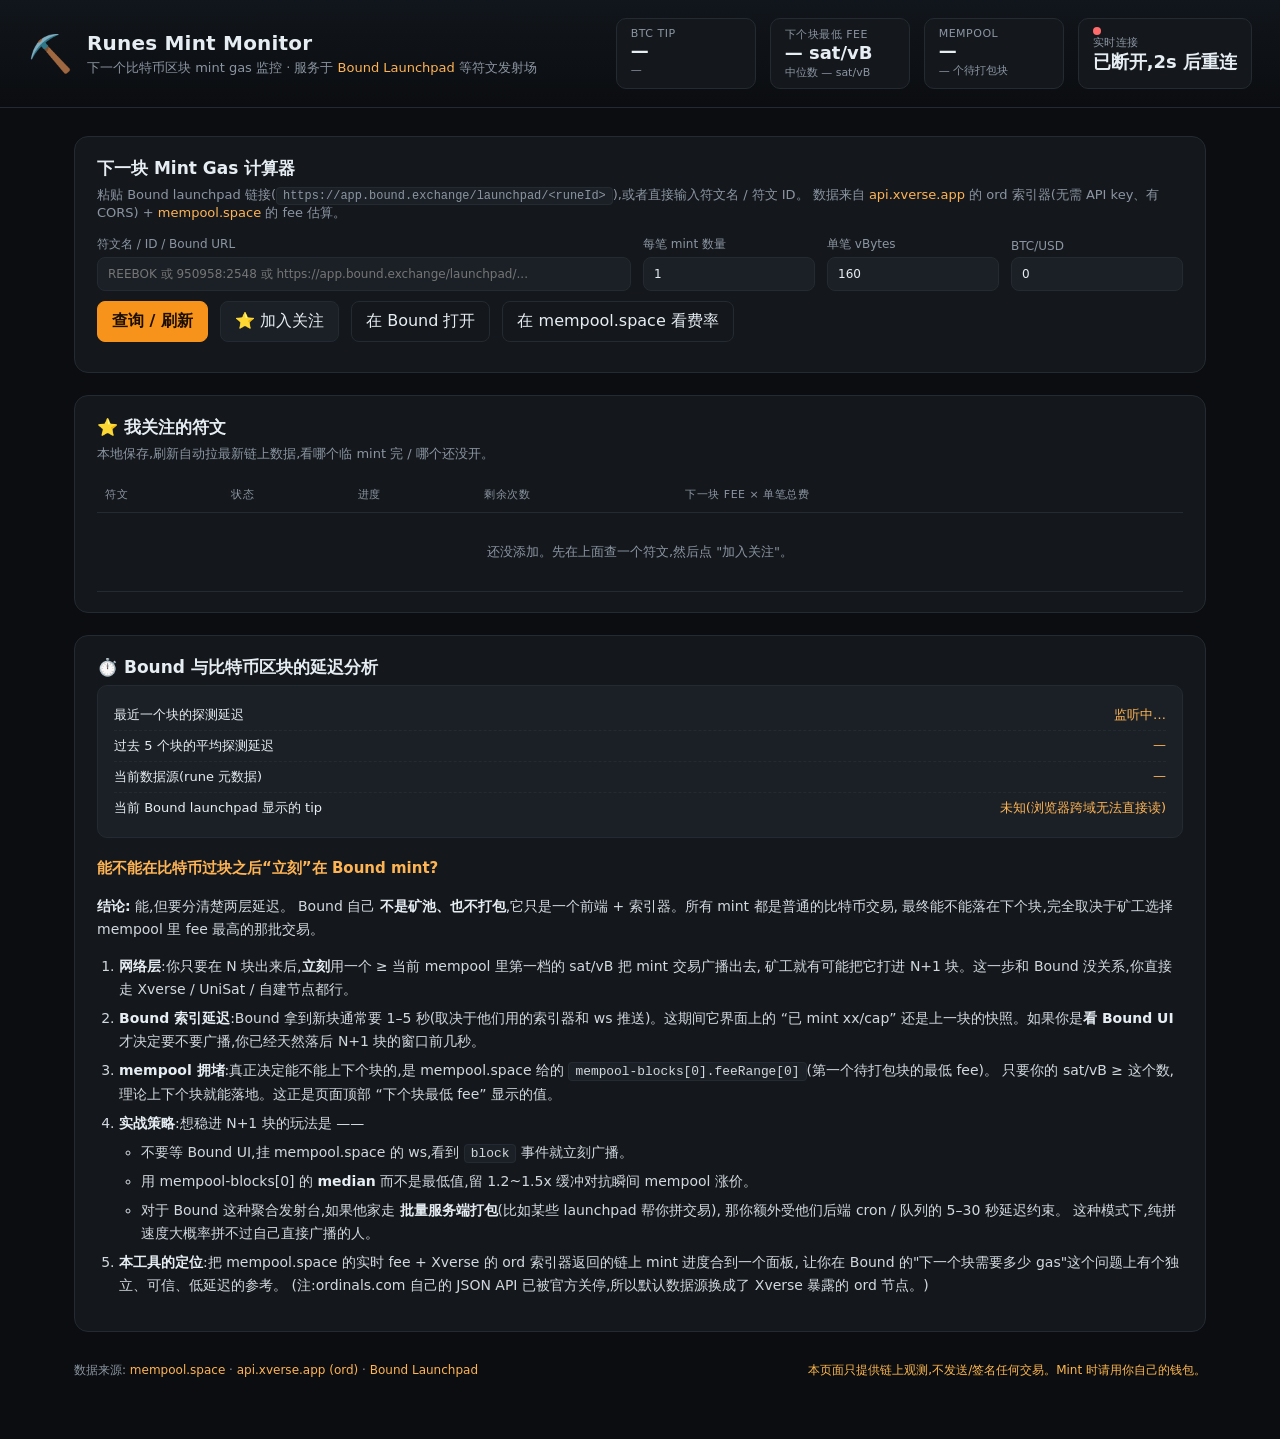
<file: runes-mint-monitor/index.html>
<!doctype html>
<html lang="zh-CN">
<head>
<meta charset="utf-8" />
<meta name="viewport" content="width=device-width,initial-scale=1" />
<title>Runes Mint Monitor · 下一块 Gas / Bound 发射台</title>
<link rel="stylesheet" href="styles.css" />
</head>
<body>
<header class="topbar">
  <div class="brand">
    <span class="logo">⛏️</span>
    <div>
      <h1>Runes Mint Monitor</h1>
      <p class="sub">下一个比特币区块 mint gas 监控 · 服务于 <a href="https://app.bound.exchange/launchpad" target="_blank" rel="noopener">Bound Launchpad</a> 等符文发射场</p>
    </div>
  </div>
  <div class="liveStats">
    <div class="stat">
      <span class="label">BTC tip</span>
      <span class="value" id="tipHeight">—</span>
      <span class="meta" id="tipAge">—</span>
    </div>
    <div class="stat">
      <span class="label">下个块最低 fee</span>
      <span class="value" id="nextBlockMin">— sat/vB</span>
      <span class="meta" id="nextBlockMedian">中位数 — sat/vB</span>
    </div>
    <div class="stat">
      <span class="label">Mempool</span>
      <span class="value" id="mempoolPending">—</span>
      <span class="meta" id="mempoolBlocks">— 个待打包块</span>
    </div>
    <div class="stat ws" id="wsStatus" data-state="idle">
      <span class="dot"></span>
      <span class="label">实时连接</span>
      <span class="value" id="wsLabel">连接中…</span>
    </div>
  </div>
</header>

<main>

  <!-- Mint Calculator -->
  <section class="card">
    <h2>下一块 Mint Gas 计算器</h2>
    <p class="hint">
      粘贴 Bound launchpad 链接(<code>https://app.bound.exchange/launchpad/&lt;runeId&gt;</code>),或者直接输入符文名 / 符文 ID。
      数据来自 <a href="https://docs.xverse.app/" target="_blank" rel="noopener">api.xverse.app</a> 的 ord 索引器(无需 API key、有 CORS)
      + <a href="https://mempool.space/docs/api" target="_blank" rel="noopener">mempool.space</a> 的 fee 估算。
    </p>
    <div class="row">
      <label class="grow">
        <span>符文名 / ID / Bound URL</span>
        <input id="runeInput" type="text" placeholder="REEBOK 或 950958:2548 或 https://app.bound.exchange/launchpad/..." autocomplete="off" />
      </label>
      <label>
        <span>每笔 mint 数量</span>
        <input id="repeats" type="number" min="1" value="1" />
      </label>
      <label>
        <span>单笔 vBytes</span>
        <input id="vbytes" type="number" min="50" value="160" />
      </label>
      <label>
        <span>BTC/USD</span>
        <input id="btcUsd" type="number" min="0" step="100" value="0" />
      </label>
    </div>
    <div class="row">
      <button id="lookupBtn" class="primary">查询 / 刷新</button>
      <button id="watchBtn">⭐ 加入关注</button>
      <button id="openBoundBtn" class="ghost">在 Bound 打开</button>
      <button id="openMempoolBtn" class="ghost">在 mempool.space 看费率</button>
    </div>

    <div id="runeResult" class="result hidden">
      <div class="resTop">
        <div>
          <div class="runeName" id="resName">—</div>
          <div class="meta" id="resId">—</div>
        </div>
        <div class="status" id="resStatus">—</div>
      </div>

      <div class="metricsGrid">
        <div class="metric">
          <span class="mlabel">每笔 mint 量</span>
          <span class="mval" id="mAmount">—</span>
        </div>
        <div class="metric">
          <span class="mlabel">已 mint / 上限</span>
          <span class="mval" id="mProgress">—</span>
          <div class="bar"><div id="mBar"></div></div>
        </div>
        <div class="metric">
          <span class="mlabel">剩余可 mint 次数</span>
          <span class="mval" id="mRemaining">—</span>
        </div>
        <div class="metric">
          <span class="mlabel">Mint 起始 / 结束高度</span>
          <span class="mval" id="mHeights">—</span>
        </div>
        <div class="metric hl">
          <span class="mlabel">挤进下一个块所需 sat/vB</span>
          <span class="mval" id="mNextFee">—</span>
          <span class="mhint" id="mNextFeeHint">来自 mempool.space</span>
        </div>
        <div class="metric hl">
          <span class="mlabel">单笔总费用估算</span>
          <span class="mval" id="mTotalFee">—</span>
          <span class="mhint" id="mTotalFeeUsd">—</span>
        </div>
      </div>

      <details class="raw">
        <summary>原始数据 (debug)</summary>
        <pre id="rawJson"></pre>
      </details>
    </div>
  </section>

  <!-- Watched Runes -->
  <section class="card">
    <h2>⭐ 我关注的符文</h2>
    <p class="hint">本地保存,刷新自动拉最新链上数据,看哪个临 mint 完 / 哪个还没开。</p>
    <table class="watch" id="watchTable">
      <thead><tr>
        <th>符文</th>
        <th>状态</th>
        <th>进度</th>
        <th>剩余次数</th>
        <th>下一块 fee × 单笔总费</th>
        <th></th>
      </tr></thead>
      <tbody id="watchBody">
        <tr class="empty"><td colspan="6">还没添加。先在上面查一个符文,然后点 “加入关注”。</td></tr>
      </tbody>
    </table>
  </section>

  <!-- Latency analysis -->
  <section class="card">
    <h2>⏱️ Bound 与比特币区块的延迟分析</h2>
    <div id="latencyLive" class="latencyBox">
      <div class="latencyRow">
        <span>最近一个块的探测延迟</span>
        <span id="latLast">监听中…</span>
      </div>
      <div class="latencyRow">
        <span>过去 5 个块的平均探测延迟</span>
        <span id="latAvg">—</span>
      </div>
      <div class="latencyRow">
        <span>当前数据源(rune 元数据)</span>
        <span id="latApiSource">—</span>
      </div>
      <div class="latencyRow">
        <span>当前 Bound launchpad 显示的 tip</span>
        <span id="latBoundTip">未知(浏览器跨域无法直接读)</span>
      </div>
    </div>

    <div class="analysis">
      <h3>能不能在比特币过块之后“立刻”在 Bound mint?</h3>
      <p>
        <b>结论:</b> 能,但要分清楚两层延迟。
        Bound 自己 <b>不是矿池、也不打包</b>,它只是一个前端 + 索引器。所有 mint 都是普通的比特币交易,
        最终能不能落在下个块,完全取决于矿工选择 mempool 里 fee 最高的那批交易。
      </p>
      <ol>
        <li>
          <b>网络层</b>:你只要在 N 块出来后,<b>立刻</b>用一个 ≥ 当前 mempool 里第一档的 sat/vB 把 mint 交易广播出去,
          矿工就有可能把它打进 N+1 块。这一步和 Bound 没关系,你直接走 Xverse / UniSat / 自建节点都行。
        </li>
        <li>
          <b>Bound 索引延迟</b>:Bound 拿到新块通常要 1–5 秒(取决于他们用的索引器和 ws 推送)。这期间它界面上的
          “已 mint xx/cap” 还是上一块的快照。如果你是<b>看 Bound UI</b> 才决定要不要广播,你已经天然落后 N+1 块的窗口前几秒。
        </li>
        <li>
          <b>mempool 拥堵</b>:真正决定能不能上下个块的,是 mempool.space 给的
          <code>mempool-blocks[0].feeRange[0]</code>(第一个待打包块的最低 fee)。
          只要你的 sat/vB ≥ 这个数,理论上下个块就能落地。这正是页面顶部 “下个块最低 fee” 显示的值。
        </li>
        <li>
          <b>实战策略</b>:想稳进 N+1 块的玩法是 ——
          <ul>
            <li>不要等 Bound UI,挂 mempool.space 的 ws,看到 <code>block</code> 事件就立刻广播。</li>
            <li>用 mempool-blocks[0] 的 <b>median</b> 而不是最低值,留 1.2~1.5x 缓冲对抗瞬间 mempool 涨价。</li>
            <li>对于 Bound 这种聚合发射台,如果他家走 <b>批量服务端打包</b>(比如某些 launchpad 帮你拼交易),
              那你额外受他们后端 cron / 队列的 5–30 秒延迟约束。
              这种模式下,纯拼速度大概率拼不过自己直接广播的人。</li>
          </ul>
        </li>
        <li>
          <b>本工具的定位</b>:把 mempool.space 的实时 fee + Xverse 的 ord 索引器返回的链上 mint 进度合到一个面板,
          让你在 Bound 的"下一个块需要多少 gas"这个问题上有个独立、可信、低延迟的参考。
          (注:ordinals.com 自己的 JSON API 已被官方关停,所以默认数据源换成了 Xverse 暴露的 ord 节点。)
        </li>
      </ol>
    </div>
  </section>
</main>

<footer>
  <div>
    数据来源:
    <a href="https://mempool.space/docs/api" target="_blank" rel="noopener">mempool.space</a> ·
    <a href="https://docs.xverse.app/" target="_blank" rel="noopener">api.xverse.app (ord)</a> ·
    <a href="https://app.bound.exchange/launchpad" target="_blank" rel="noopener">Bound Launchpad</a>
  </div>
  <div class="warn">本页面只提供链上观测,不发送/签名任何交易。Mint 时请用你自己的钱包。</div>
</footer>

<script src="app.js"></script>
</body>
</html>
</file>
<file: runes-mint-monitor/styles.css>
:root {
  --bg: #0b0d10;
  --panel: #14181d;
  --panel-2: #1b2026;
  --border: #232a31;
  --text: #e6edf3;
  --muted: #8b95a1;
  --accent: #f7931a;       /* bitcoin orange */
  --accent-2: #ffb454;
  --good: #3ddc84;
  --warn: #ffb84d;
  --bad: #ff6b6b;
  --hl: #1f2730;
  --link: #ffb454;
}

* { box-sizing: border-box; }
html, body { margin: 0; padding: 0; background: var(--bg); color: var(--text); font-family: -apple-system, BlinkMacSystemFont, "Segoe UI", "PingFang SC", "Microsoft YaHei", system-ui, sans-serif; }

a { color: var(--link); text-decoration: none; }
a:hover { text-decoration: underline; }

code {
  background: var(--panel-2);
  padding: 1px 6px;
  border-radius: 4px;
  font-size: 0.92em;
  border: 1px solid var(--border);
}

.topbar {
  display: flex;
  flex-wrap: wrap;
  align-items: center;
  justify-content: space-between;
  gap: 16px;
  padding: 18px 28px;
  border-bottom: 1px solid var(--border);
  background: linear-gradient(180deg, #11161c 0%, #0b0d10 100%);
}

.brand { display: flex; align-items: center; gap: 14px; }
.brand .logo { font-size: 36px; }
.brand h1 { margin: 0; font-size: 20px; font-weight: 700; letter-spacing: 0.2px; }
.brand .sub { margin: 4px 0 0; color: var(--muted); font-size: 13px; }

.liveStats {
  display: flex;
  gap: 14px;
  flex-wrap: wrap;
}
.stat {
  background: var(--panel);
  border: 1px solid var(--border);
  border-radius: 10px;
  padding: 8px 14px;
  min-width: 140px;
  display: flex;
  flex-direction: column;
}
.stat .label { font-size: 11px; color: var(--muted); text-transform: uppercase; letter-spacing: 0.5px; }
.stat .value { font-size: 18px; font-weight: 700; color: var(--text); }
.stat .meta { font-size: 11px; color: var(--muted); margin-top: 2px; }
.stat.ws .dot {
  display: inline-block;
  width: 8px; height: 8px;
  background: var(--muted);
  border-radius: 50%;
  margin-right: 6px;
  vertical-align: middle;
}
.stat.ws[data-state="open"] .dot { background: var(--good); box-shadow: 0 0 8px var(--good); }
.stat.ws[data-state="closed"] .dot { background: var(--bad); }
.stat.ws[data-state="connecting"] .dot { background: var(--warn); }

main { max-width: 1180px; margin: 28px auto; padding: 0 24px; display: grid; gap: 22px; }

.card {
  background: var(--panel);
  border: 1px solid var(--border);
  border-radius: 14px;
  padding: 20px 22px;
}
.card h2 { margin: 0 0 6px; font-size: 17px; }
.card h3 { margin: 18px 0 6px; font-size: 15px; color: var(--accent-2); }
.hint { color: var(--muted); font-size: 13px; margin: 4px 0 14px; }

.row {
  display: flex;
  flex-wrap: wrap;
  gap: 12px;
  align-items: flex-end;
  margin: 10px 0;
}
.row label { display: flex; flex-direction: column; gap: 4px; font-size: 12px; color: var(--muted); }
.row label.grow { flex: 1 1 360px; }
.row input {
  background: var(--panel-2);
  border: 1px solid var(--border);
  border-radius: 8px;
  padding: 9px 10px;
  color: var(--text);
  font: inherit;
  min-width: 90px;
}
.row input:focus { outline: none; border-color: var(--accent); }

button {
  background: var(--panel-2);
  color: var(--text);
  border: 1px solid var(--border);
  border-radius: 8px;
  padding: 9px 14px;
  cursor: pointer;
  font: inherit;
}
button:hover { background: var(--hl); }
button.primary { background: var(--accent); color: #1a0f00; border-color: var(--accent); font-weight: 700; }
button.primary:hover { background: var(--accent-2); }
button.ghost { background: transparent; }

.result { margin-top: 14px; }
.result.hidden { display: none; }
.resTop { display: flex; justify-content: space-between; align-items: center; gap: 12px; }
.runeName { font-size: 22px; font-weight: 700; }
.meta { color: var(--muted); font-size: 12px; }

.status {
  font-size: 12px;
  padding: 4px 10px;
  border-radius: 999px;
  border: 1px solid var(--border);
  background: var(--panel-2);
}
.status.live { color: var(--good); border-color: rgba(61,220,132,0.4); }
.status.pre { color: var(--warn); border-color: rgba(255,184,77,0.4); }
.status.ended { color: var(--muted); }
.status.bad { color: var(--bad); border-color: rgba(255,107,107,0.4); }

.metricsGrid {
  display: grid;
  grid-template-columns: repeat(auto-fit, minmax(220px, 1fr));
  gap: 12px;
  margin: 14px 0 6px;
}
.metric {
  background: var(--panel-2);
  border: 1px solid var(--border);
  border-radius: 10px;
  padding: 12px 14px;
  display: flex;
  flex-direction: column;
  gap: 4px;
}
.metric.hl {
  background: linear-gradient(180deg, rgba(247,147,26,0.12) 0%, rgba(247,147,26,0.02) 100%);
  border-color: rgba(247,147,26,0.5);
}
.mlabel { color: var(--muted); font-size: 11px; text-transform: uppercase; letter-spacing: 0.4px; }
.mval { font-size: 18px; font-weight: 700; }
.mhint { color: var(--muted); font-size: 11px; }

.bar { height: 6px; background: var(--border); border-radius: 3px; overflow: hidden; margin-top: 4px; }
.bar > div { height: 100%; width: 0%; background: var(--accent); transition: width 0.3s ease; }

details.raw { margin-top: 12px; }
details.raw summary { cursor: pointer; color: var(--muted); font-size: 12px; }
details.raw pre {
  background: var(--panel-2);
  border: 1px solid var(--border);
  border-radius: 8px;
  padding: 12px;
  font-size: 12px;
  max-height: 280px;
  overflow: auto;
}

table.watch {
  width: 100%;
  border-collapse: collapse;
  font-size: 13px;
}
table.watch th, table.watch td {
  padding: 10px 8px;
  border-bottom: 1px solid var(--border);
  text-align: left;
  vertical-align: middle;
}
table.watch th { color: var(--muted); font-weight: 500; font-size: 11px; text-transform: uppercase; letter-spacing: 0.5px; }
table.watch tr.empty td { color: var(--muted); text-align: center; padding: 30px 8px; }
table.watch td .actions { display: flex; gap: 6px; }
table.watch td button { padding: 4px 8px; font-size: 12px; }

.latencyBox {
  background: var(--panel-2);
  border: 1px solid var(--border);
  border-radius: 10px;
  padding: 14px 16px;
  margin-bottom: 16px;
}
.latencyRow {
  display: flex;
  justify-content: space-between;
  padding: 6px 0;
  border-bottom: 1px dashed var(--border);
  font-size: 13px;
}
.latencyRow:last-child { border-bottom: 0; }
.latencyRow > span:last-child { color: var(--accent-2); font-variant-numeric: tabular-nums; }

.analysis { line-height: 1.65; font-size: 14px; color: #d2d8df; }
.analysis ol, .analysis ul { padding-left: 22px; }
.analysis li { margin: 6px 0; }
.analysis b { color: var(--text); }

footer {
  max-width: 1180px;
  margin: 30px auto;
  padding: 0 24px 30px;
  color: var(--muted);
  font-size: 12px;
  display: flex;
  justify-content: space-between;
  flex-wrap: wrap;
  gap: 10px;
}
footer .warn { color: var(--warn); }

@media (max-width: 720px) {
  .topbar { padding: 14px 16px; }
  .brand h1 { font-size: 17px; }
  .liveStats .stat { min-width: calc(50% - 7px); flex: 1; }
}
</file>
